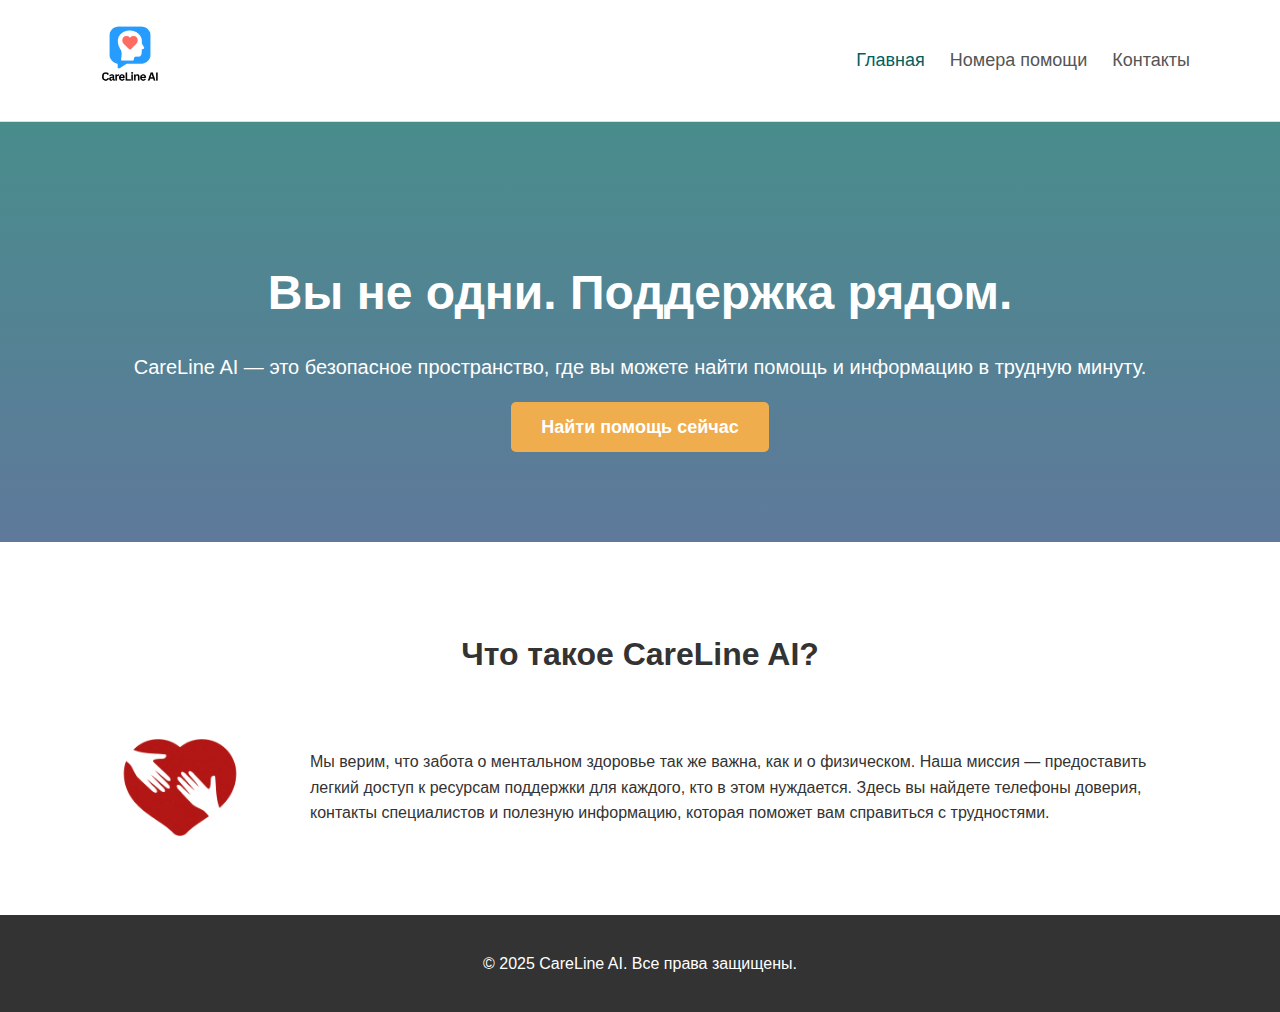
<file: index.html>
<!DOCTYPE html>
<html lang="ru">
<head>
    <meta charset="UTF-8">
    <meta name="viewport" content="width=device-width, initial-scale=1.0">
    <title>CareLine AI - Главная</title>
    <link rel="stylesheet" href="css/style.css">
</head>
<body>

    <header>
        <div class="container">
            <a href="index.html" class="logo">
                <img src="logo.png" alt="CareLine AI Logo" style="height: 80px;"> </a>
            <nav>
                <ul>
                    <li><a href="index.html" class="active">Главная</a></li>
                    <li><a href="numbers.html">Номера помощи</a></li>
                    <li><a href="contacts.html">Контакты</a></li>
                </ul>
            </nav>
        </div>
    </header>

    <main>
        <section class="hero">
            <div class="container">
                <h1>Вы не одни. Поддержка рядом.</h1>
                <p>CareLine AI — это безопасное пространство, где вы можете найти помощь и информацию в трудную минуту.</p>
                <a href="numbers.html" class="cta-button">Найти помощь сейчас</a>
            </div>
        </section>

        <section class="about">
            <div class="container">
                <h2>Что такое CareLine AI?</h2>
                <div class="about-content">
                    <img src="photo1.png" alt="Человек протягивает руку помощи" width="180px">
                    <p>Мы верим, что забота о ментальном здоровье так же важна, как и о физическом. Наша миссия — предоставить легкий доступ к ресурсам поддержки для каждого, кто в этом нуждается. Здесь вы найдете телефоны доверия, контакты специалистов и полезную информацию, которая поможет вам справиться с трудностями.</p>
                </div>
            </div>
        </section>
    </main>

    <footer>
        <div class="container">
            <p>&copy; 2025 CareLine AI. Все права защищены.</p>
        </div>
    </footer>

    <script>
     window.difyChatbotConfig = {
      token: 'TN6Ll6igCziptX6K',
      baseUrl: 'https://hackathon.shai.pro',
      systemVariables: {},
     }
    </script>
    <script
     src="https://hackathon.shai.pro/embed.min.js"
     id="TN6Ll6igCziptX6K"
     defer>
    </script>
    <style>
      
        #dify-chatbot-bubble-button {
          background-color: #2a7a7a !important;
        }
        #dify-chatbot-bubble-window {
          width: 24rem !important;
          height: 40rem !important;
        }
  
     
        #dify-chatbot-bubble-button {
          position: fixed !important; 
          right: 20px !important;     
          bottom: 20px !important;   
          z-index: 9999 !important;   
        }
  
        #dify-chatbot-bubble-window {
          position: fixed !important; 
          right: 20px !important;     
          bottom: 20px !important;
          z-index: 9999 !important;
        }
      </style>
</body>

</html>
</file>
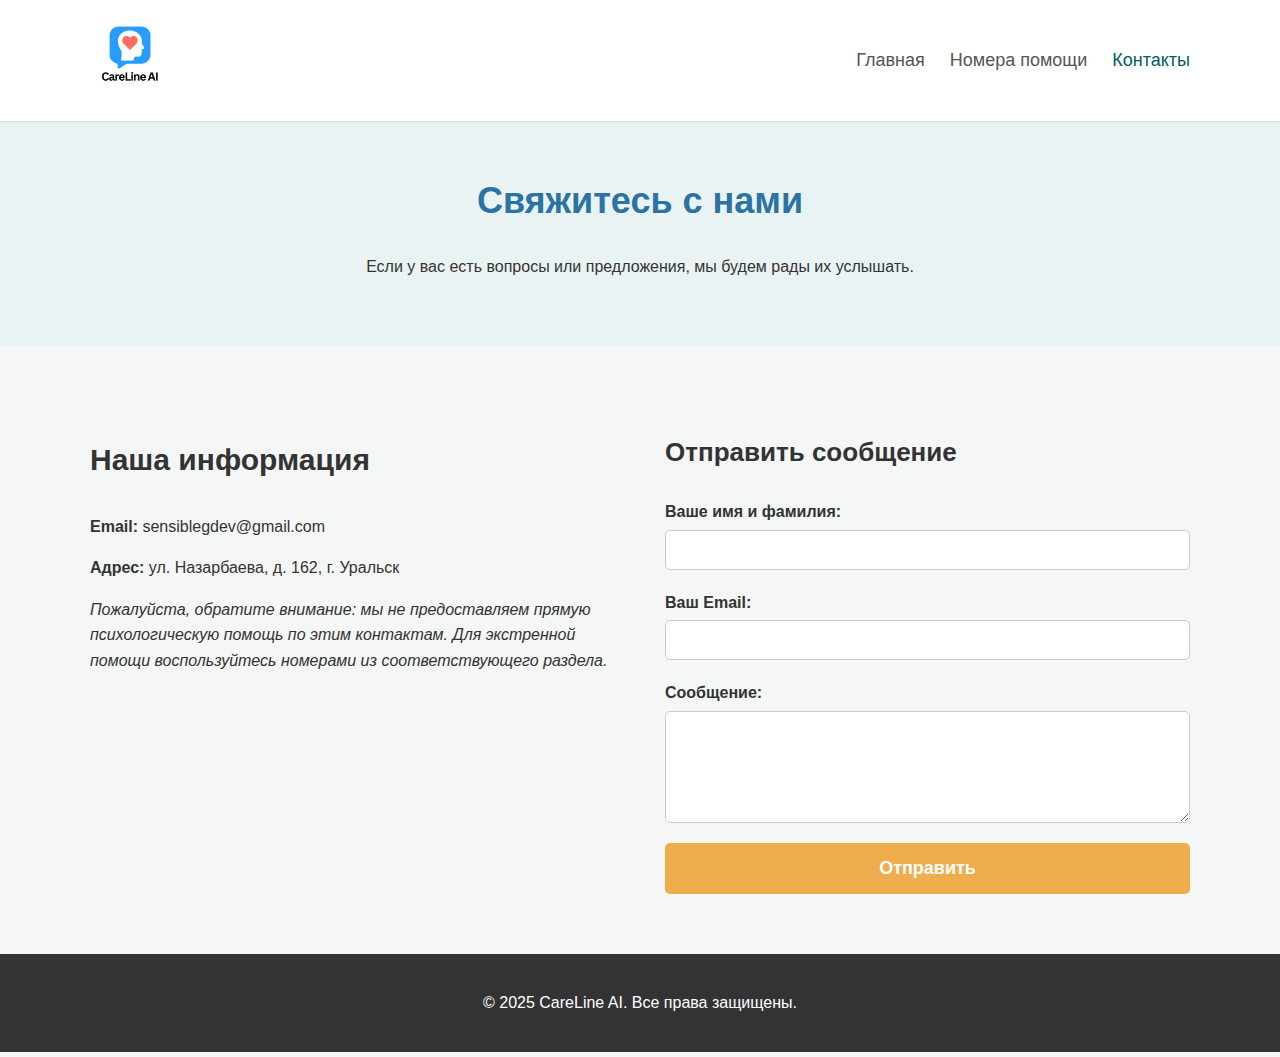
<file: contacts.html>
<!DOCTYPE html>
<html lang="ru">
<head>
    <meta charset="UTF-8">
    <meta name="viewport" content="width=device-width, initial-scale=1.0">
    <title>CareLine AI - Контакты</title>
    <link rel="stylesheet" href="css/style.css">
</head>
<body>

    <header>
        <div class="container">
            <a href="index.html" class="logo"> <img src="logo.png" alt="CareLine AI Logo" style="height: 80px;"> </a>
            <nav>
                <ul>
                    <li><a href="index.html">Главная</a></li>
                    <li><a href="numbers.html">Номера помощи</a></li>
                    <li><a href="contacts.html" class="active">Контакты</a></li>
                </ul>
            </nav>
        </div>
    </header>

    <main>
        <section class="page-title">
            <div class="container">
                <h1>Свяжитесь с нами</h1>
                <p>Если у вас есть вопросы или предложения, мы будем рады их услышать.</p>
            </div>
        </section>

        <section class="contact-info">
            <div class="container">
                <div class="contact-details">
                    <h3>Наша информация</h3>
                    <p><strong>Email:</strong> sensiblegdev@gmail.com</p>
                    <p><strong>Адрес:</strong> ул. Назарбаева, д. 162, г. Уральск</p>
                    <p><em>Пожалуйста, обратите внимание: мы не предоставляем прямую психологическую помощь по этим контактам. Для экстренной помощи воспользуйтесь номерами из соответствующего раздела.</em></p>
                </div>
                <div class="contact-form">
                    <h3>Отправить сообщение</h3>
                    <form action="http://127.0.0.1:5000/send_email" method="POST">
                        <label for="name">Ваше имя и фамилия:</label>
                        <input type="text" id="name" name="name" required>

                        <label for="email">Ваш Email:</label>
                        <input type="email" id="email" name="email" required>

                        <label for="message">Сообщение:</label>
                        <textarea id="message" name="message" rows="5" required></textarea>

                        <button type="submit" class="cta-button">Отправить</button>
                    </form>
                </div>
            </div>
        </section>

    </main>

    <footer>
        <div class="container">
            <p>&copy; 2025 CareLine AI. Все права защищены.</p>
        </div>
    </footer>

    <script>
     window.difyChatbotConfig = {
      token: 'TN6Ll6igCziptX6K',
      baseUrl: 'https://hackathon.shai.pro',
      systemVariables: {},
     }
    </script>
    <script
     src="https://hackathon.shai.pro/embed.min.js"
     id="TN6Ll6igCziptX6K"
     defer>
    </script>
    <style>
        
        #dify-chatbot-bubble-button {
          background-color: #2a7a7a !important;
        }
        #dify-chatbot-bubble-window {
          width: 24rem !important;
          height: 40rem !important;
        }
  
      
        #dify-chatbot-bubble-button {
          position: fixed !important; 
          right: 20px !important;     
          bottom: 20px !important;   
          z-index: 9999 !important;   
        }
  
        #dify-chatbot-bubble-window {
          position: fixed !important; 
          right: 20px !important;     
          bottom: 20px !important;
          z-index: 9999 !important;
        }
      </style>

</body>

</html>
</file>
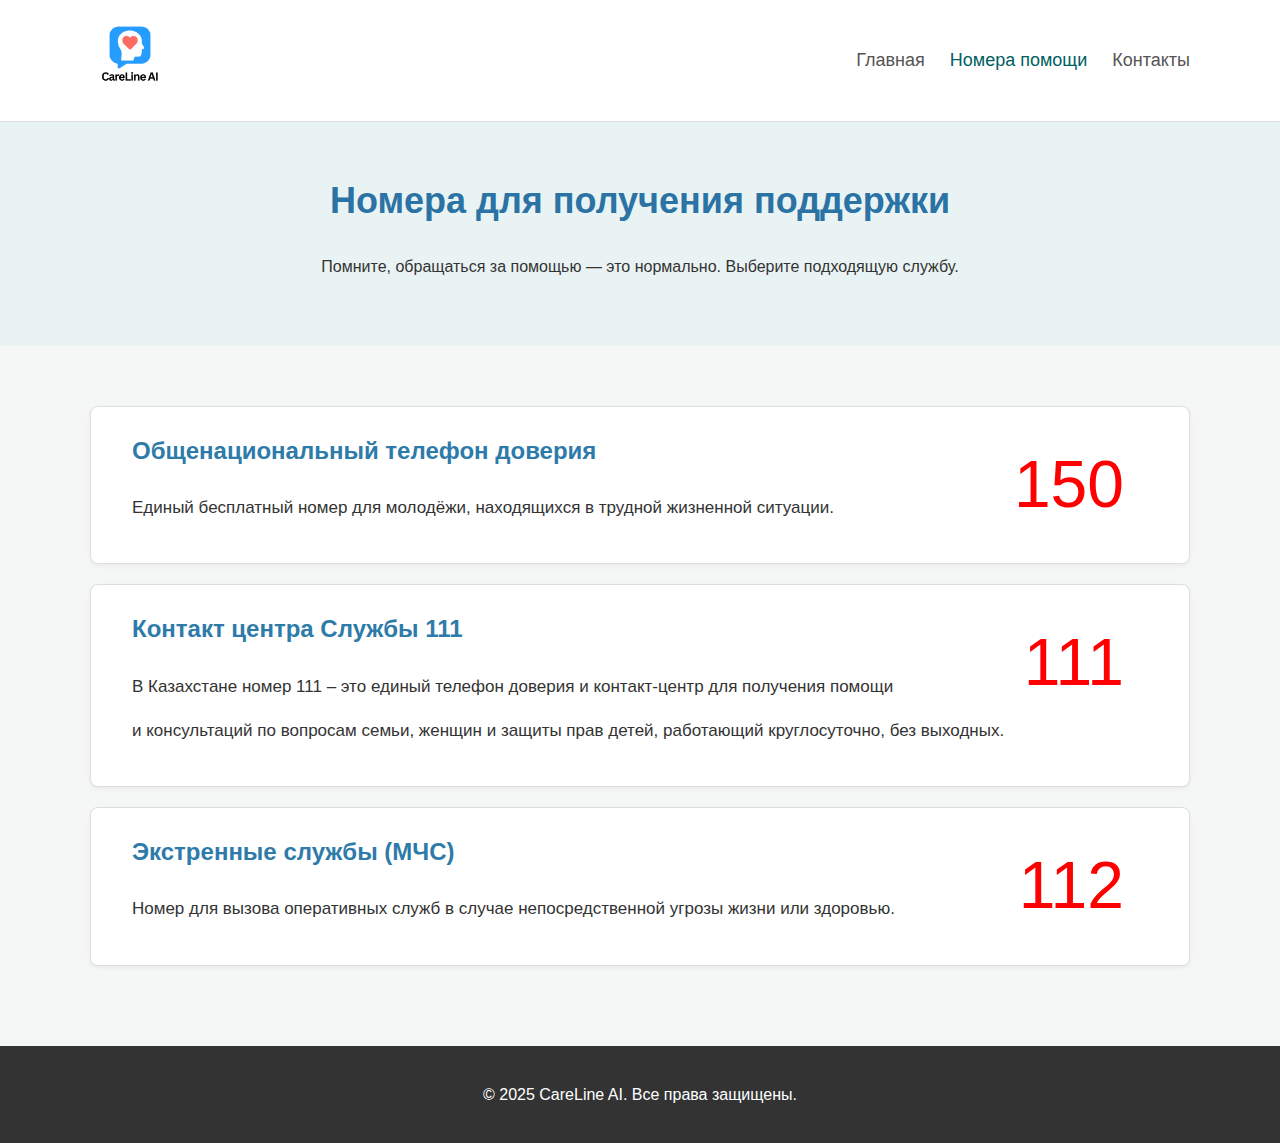
<file: numbers.html>
<!DOCTYPE html>
<html lang="ru">
<head>
    <meta charset="UTF-8">
    <meta name="viewport" content="width=device-width, initial-scale=1.0">
    <title>CareLine AI - Номера помощи</title>
    <link rel="stylesheet" href="css/style.css">
</head>
<body>

    <header>
        <div class="container">
            <a href="index.html" class="logo"> <img src="logo.png" alt="CareLine AI Logo" style="height: 80px;"> </a>
            <nav>
                <ul>
                    <li><a href="index.html">Главная</a></li>
                    <li><a href="numbers.html" class="active">Номера помощи</a></li>
                    <li><a href="contacts.html">Контакты</a></li>
                </ul>
            </nav>
        </div>
    </header>

    <main>
        <section class="page-title">
            <div class="container">
                <h1>Номера для получения поддержки</h1>
                <p>Помните, обращаться за помощью — это нормально. Выберите подходящую службу.</p>
            </div>
        </section>

        <section class="support-numbers">
            <div class="container">
                <div class="card">
                    <div class="card-text">
                        <h3>Общенациональный телефон доверия</h3>
                        <p class="description">Единый бесплатный номер для молодёжи, находящихся в трудной жизненной ситуации.</p>
                    </div>
                    <div class="card-number">
                        <span> 150</span>
                    </div>
                </div>

                <div class="card">
                    <div class="card-text">
                        <h3>Контакт центра Службы 111</h3>
                        <p class="description">В Казахстане номер 111 – это единый телефон доверия и контакт-центр для получения помощи</p>
                        <p class="description">и консультаций по вопросам семьи, женщин и защиты прав детей, работающий круглосуточно, без выходных.</p>
                    </div>
                    <div class="card-number">
                        <span> 111</span>
                    </div>
                </div>

                <div class="card">
                    <div class="card-text">
                        <h3>Экстренные службы (МЧС)</h3>
                        <p class="description">Номер для вызова оперативных служб в случае непосредственной угрозы жизни или здоровью.</p>
                    </div>
                    <div class="card-number">
                        <span> 112</span>
                    </div>
                </div>
            </div>
        </section>
    </main>

    <footer>
        <div class="container">
            <p>&copy; 2025 CareLine AI. Все права защищены.</p>
        </div>
    </footer>

    <script>
     window.difyChatbotConfig = {
      token: 'TN6Ll6igCziptX6K',
      baseUrl: 'http://hackathon.shai.pro',
      systemVariables: {},
     }
    </script>
    <script
     src="http://hackathon.shai.pro/embed.min.js"
     id="TN6Ll6igCziptX6K"
     defer>
    </script>
    <style>
    
        #dify-chatbot-bubble-button {
          background-color: #2a7a7a !important;
        }
        #dify-chatbot-bubble-window {
          width: 24rem !important;
          height: 40rem !important;
        }
  
      
        #dify-chatbot-bubble-button {
          position: fixed !important; 
          right: 20px !important;     
          bottom: 20px !important;    
          z-index: 9999 !important;   
        }
  
        #dify-chatbot-bubble-window {
          position: fixed !important; 
          right: 20px !important;     
          bottom: 20px !important;
          z-index: 9999 !important;
        }
      </style>
</body>
</html>
</file>
<file: css/style.css>
/* --- Общие стили --- */
body {
    font-family: -apple-system, BlinkMacSystemFont, 'Segoe UI', Roboto, Helvetica, Arial, sans-serif;
    margin: 0;
    background-color: #f4f7f6;
    color: #333;
    line-height: 1.6;
}

.container {
    max-width: 1100px;
    margin: 0 auto;
    padding: 0 20px;
}

/* --- Шапка сайта --- */
header {
    background-color: #fff;
    padding: 15px 0;
    border-bottom: 1px solid #ddd;
    position: sticky;
    top: 0;
    z-index: 100;
}

header .container {
    display: flex;
    justify-content: space-between;
    align-items: center;
}



.logo {
    font-size: 24px;
    font-weight: bold;
    color: #2a7a7a;
    text-decoration: none;
    padding-right: 15em;
}

nav ul {
    list-style: none;
    margin: 0;
    padding: 0;
    display: flex;
}

nav li {
    margin-left: 25px;
    font-weight: bold;
    font-size: 18px;
}

nav a {
    text-decoration: none;
    color: #555;
    font-weight: 500;
    transition: color 0.3s;
}

nav a:hover, nav a.active {
    color: #005f5f;
}

/* --- Главная страница --- */
.hero {
    background: linear-gradient(rgba(0, 95, 95, 0.7), rgba(31, 67, 116, 0.7)), url('https://images.unsplash.com/photo-1516549655169-98c43239a4e6?q=80&w=2070&auto=format&fit=crop') no-repeat center center/cover;
    color: #fff;
    text-align: center;
    padding: 100px 0;
}

.hero h1 {
    font-size: 48px;
    margin-bottom: 20px;
}

.hero p {
    font-size: 20px;
    margin-bottom: 30px;
}

.cta-button {
    background-color: #f0ad4e;
    color: #fff;
    padding: 15px 30px;
    text-decoration: none;
    font-size: 18px;
    font-weight: bold;
    border-radius: 5px;
    transition: background-color 0.3s;
    border: none;
    cursor: pointer;
}

.cta-button:hover {
    background-color: #ec9b2d;
}

.about {
    padding: 60px 0;
    background-color: #fff;
}

.about h2 {
    text-align: center;
    font-size: 32px;
    margin-bottom: 40px;
}

.about-content {
    display: flex;
    align-items: center;
    gap: 40px;
}

.about-content p {
    font-size: 16px;
}

.about-content img {
    max-width: 45%;
    border-radius: 10px;
}

/* --- Страницы "Номера" и "Контакты" --- */
.page-title {
    background-color: #eaf3f3;
    text-align: center;
    padding: 50px 0;
}

.page-title h1 {
    margin-top: 0;
    font-size: 36px;
    color: #2a73a4;
}

.support-numbers {
    padding: 60px 0;
}

.card {
    display: flex;
    grid-template-columns: repeat(2,1fr);
    background-color: #fff;
    border: 1px solid #ddd;
    border-radius: 8px;
    padding: 25px;
    margin-bottom: 20px;
    box-shadow: 0 2px 5px rgba(0,0,0,0.05);
    justify-content: space-between;
}

.card-text {
    padding-left: 1em;
}

.card-text>h3 {
    margin-top: 0;
    color: #2e7baa;
    font-size: 24px;
}

.card-text>p {
    font-size: 17px;
}

.card-number {
    font-size: 66px;
    padding-right: 40px;
    color: red;
}


.phone-number {
    font-size: 24px;
    font-weight: bold;
    color: #333;
}

.contact-info {
    padding: 60px 0;
}

.contact-info .container {
    display: flex;
    gap: 50px;
}

.contact-details, .contact-form {
    flex: 1;
}

.contact-details>h3 {
    font-size: 30px;
}

.contact-form>h3 {
    font-size: 26px;
}

.contact-form form {
    display: flex;
    flex-direction: column;
}

.contact-form label {
    margin-bottom: 5px;
    font-weight: bold;
}

.contact-form input, .contact-form textarea {
    padding: 10px;
    margin-bottom: 20px;
    border: 1px solid #ccc;
    border-radius: 5px;
    font-size: 16px;
}

/* --- Подвал сайта --- */
footer {
    background-color: #333;
    color: #fff;
    text-align: center;
    padding: 20px 0;
}

/* --- Адаптивность для мобильных устройств --- */
@media (max-width: 768px) {
    header .container {
        flex-direction: column;
    }
    nav {
        margin-top: 10px;
    }
    nav li {
        margin: 0 10px;
    }
    .hero h1 {
        font-size: 36px;
    }
    .about-content, .contact-info .container {
        flex-direction: column;
    }
    .about-content img {
        max-width: 100%;
        margin-bottom: 20px;
    }
}
</file>
